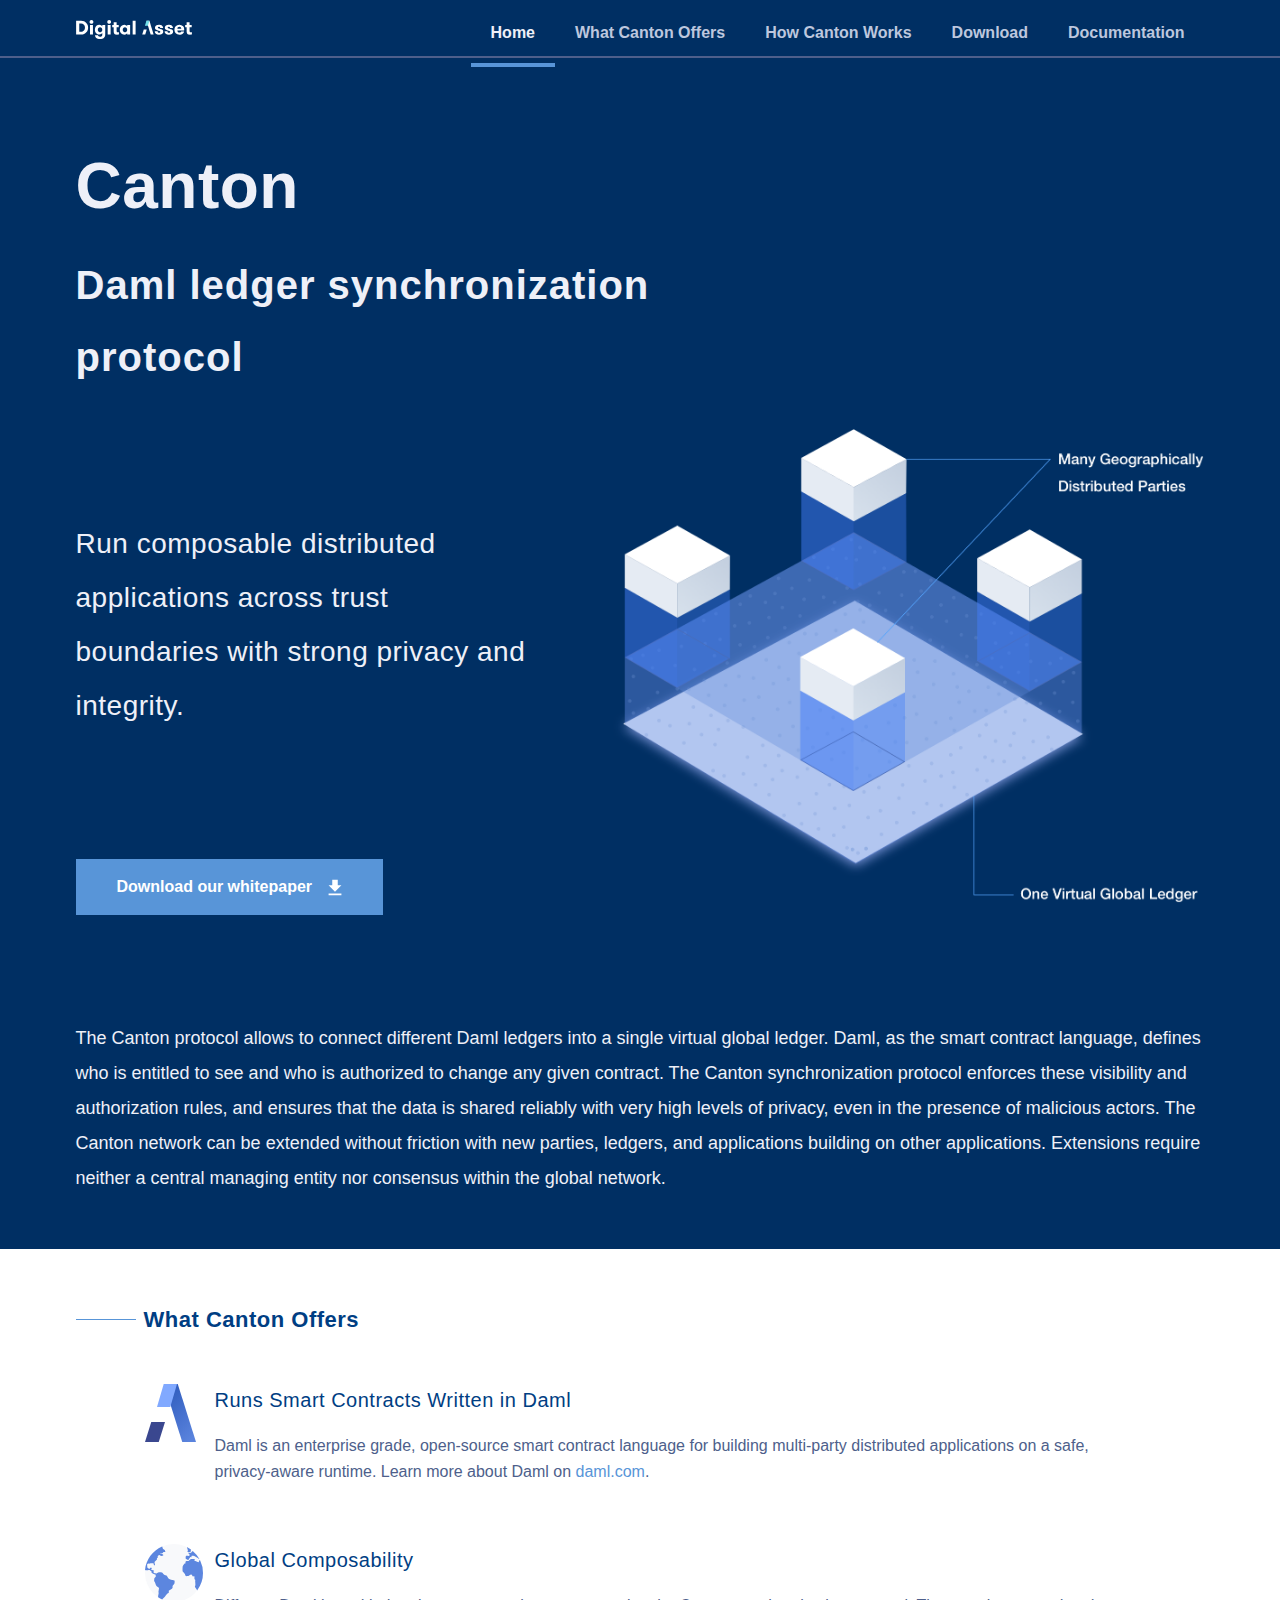
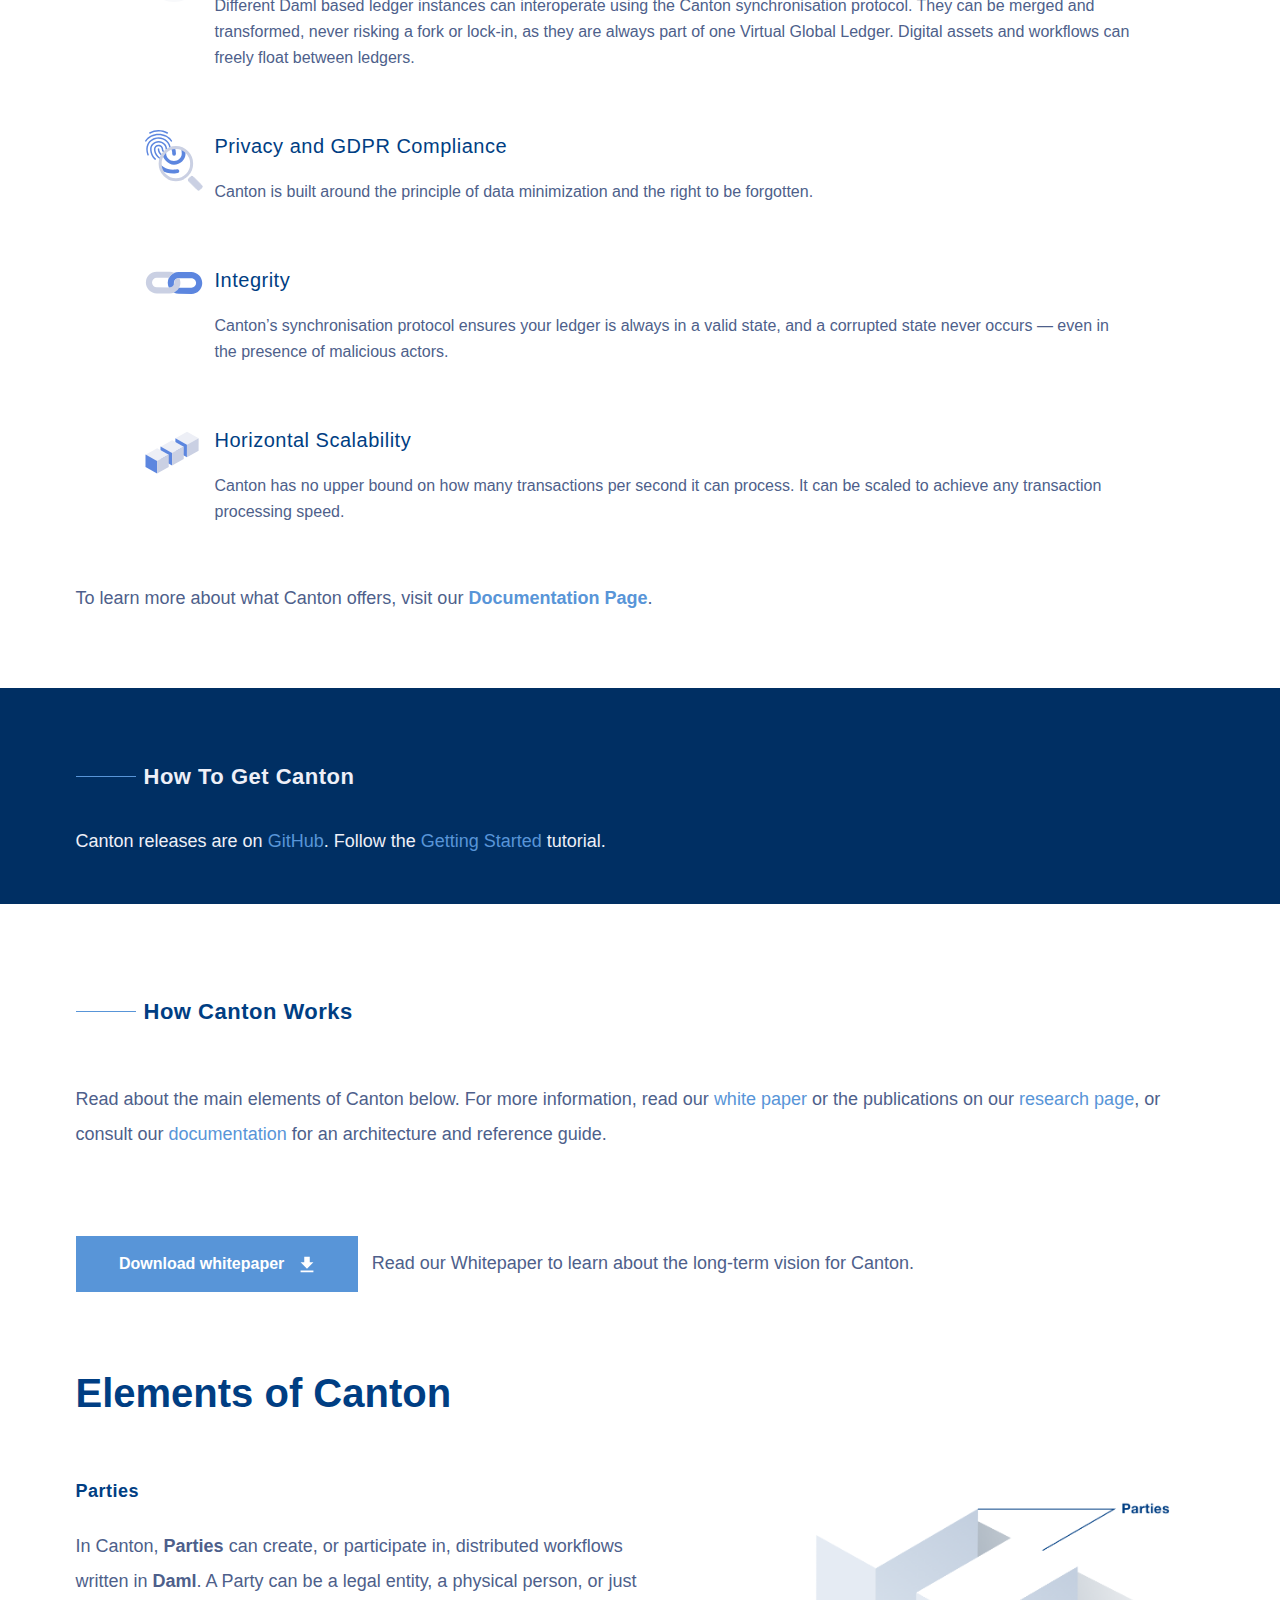
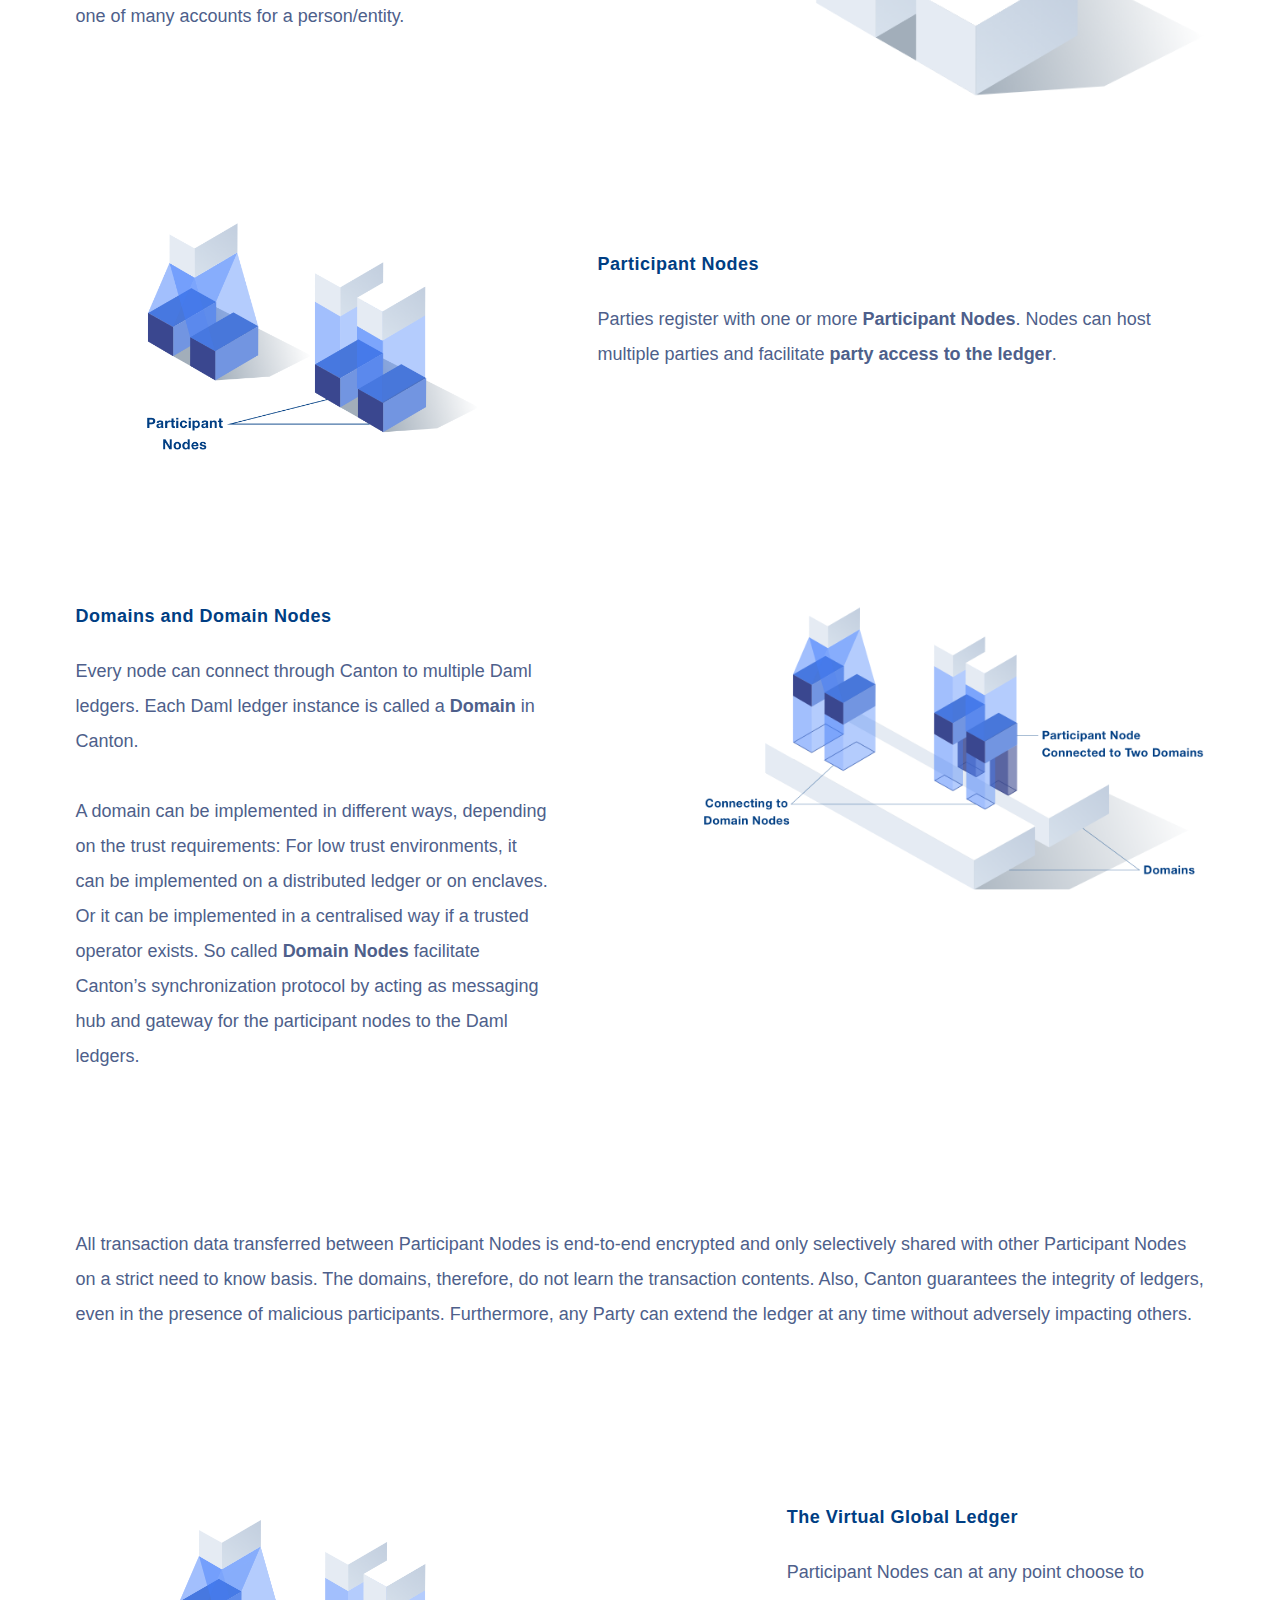
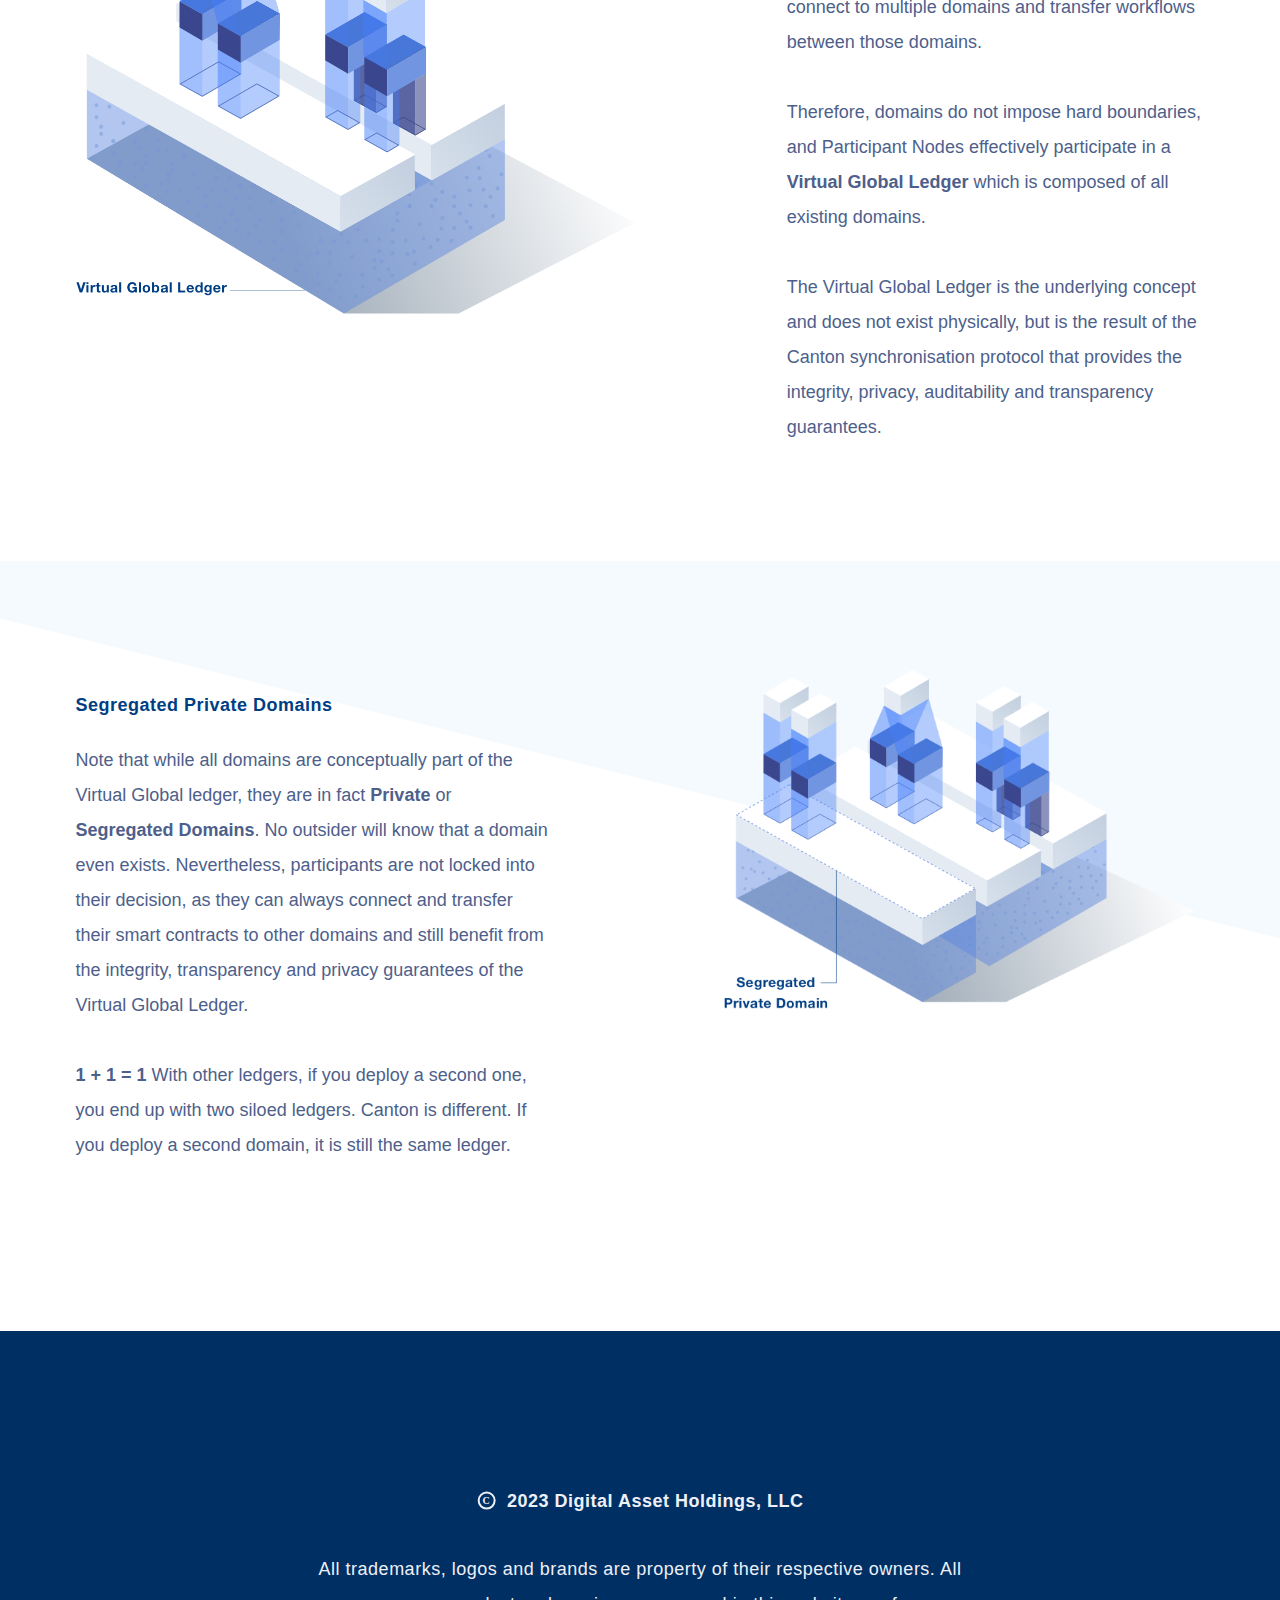
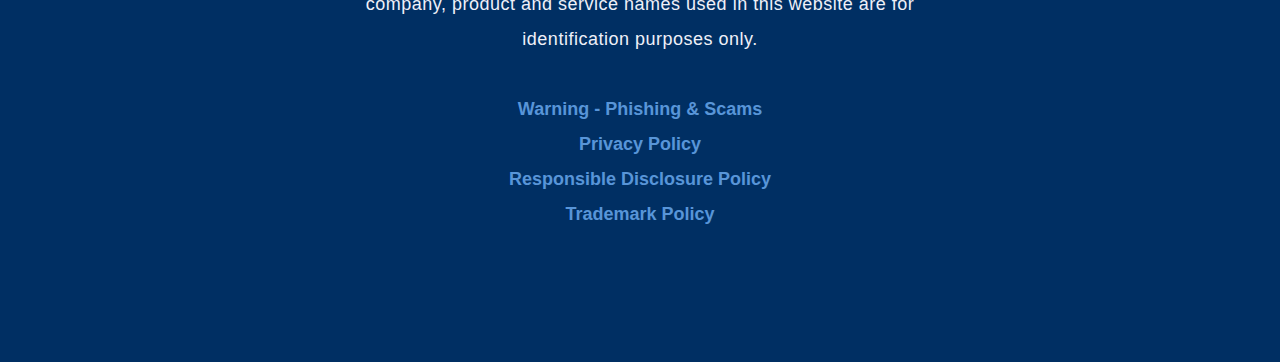
<file: index.html>
<!DOCTYPE html>
<html lang="en">
<head>
	<meta charset="utf-8">
	<meta http-equiv="x-ua-compatible" content="ie=edge">
	<meta name="viewport" content="width=device-width, initial-scale=1.0">
	<meta name="robots" content="all">
	<meta name="description" content="Welcome to Canton, the Daml ledger synchronization protocol, to run composable distributed applications across trust boundaries with strong privacy and integrity.">
	<meta name="keywords" content="Distributed Ledger, Technology, Digital Asset, DLT, privacy, fintech, blockchain, protocol, Daml, GDPR, Interoperability, Scalability, Integrity">
	<link media="all" rel="stylesheet" href="css/main.css">
	<script src="js/jquery-3.4.1.min.js" defer></script>
	<script>window.jQuery || document.write('<script src="js/jquery-3.4.1.min.js" defer><\/script>')</script>
	<script src="js/jquery.main.js" defer></script>
	<script src="js/download.js" defer></script>
</head>
<body>
	<div id="wrapper">
		<div class="top-container">
			<header class="header">
				<div class="container">
					<div class="header-holder">
						<strong class="logo">
							<a href="#"><img src="images/Digital Asset Logo White w_ Accent Blue.svg" alt="Canton"></a>
						</strong>
						<div class="nav-drop">
							<div class="nav-area">
								<ul class="menu base-ul">
									<li class="active"><a href="#">Home</a></li>
									<li><a href="#section01" class="smooth">What Canton Offers</a></li>
									<li><a href="#section03" class="smooth">How Canton Works</a></li>
									<li><a href="https://github.com/digital-asset/canton/releases">Download</a></li>
									<li><a href="https://docs.daml.com/canton/about.html">Documentation</a></li>
								</ul>
							</div>
						</div>
					</div>
					<a href="#" class="menu-opener"></a>
				</div>
			</header>
			<div class="visual-area">
				<div class="container">
					<div class="visual-caption">
						<h1>Canton</h1>
						<strong class="heading">Daml ledger synchronization protocol</strong>
					</div>
					<div class="aboutus-area">
						<div class="aboutus-holder">
							<div class="text-area">
								<strong class="title">Run composable distributed applications across trust boundaries with strong privacy and integrity.</strong>
								<div class="more-info">
									<a href="publications/canton-whitepaper.pdf" onclick="tag_download('whitepaper');" class="btn">Download our whitepaper</a>
								</div>
							</div>
							<div class="image-holder">
							<img src="images/simplified-diagram.png" alt="image-description">
							</div>
						</div>
						<span class="text">
							The Canton protocol allows to connect different Daml ledgers into a single virtual global ledger.
							Daml, as the smart contract language, defines who is entitled to see and who is authorized to change any given contract.
							The Canton synchronization protocol enforces these visibility and authorization rules, and ensures that the data is shared reliably with very high levels of privacy, even in the presence of malicious actors.
							The Canton network can be extended without friction with new parties, ledgers, and applications building on other applications. Extensions require neither a central managing entity nor consensus within the global network.
						</span>
					</div>
				</div>
			</div>
		</div>
		<main class="main">
			<div class="container">
				<div class="offer-area" id="section01">
					<h2>What Canton Offers</h2>
					<ul class="offer-list base-ul">
						<li>
							<div class="icon-holder">
								<a href="https://daml.com/" target="_blank"><img src="images/dml.svg" alt="dml"></a>
							</div>
							<div class="description">
								<strong class="title">Runs Smart Contracts Written in Daml</strong>
								<p>Daml is an enterprise grade, open-source smart contract language for building multi-party distributed applications on a safe, privacy-aware runtime. Learn more about Daml on <a href="http://daml.com" target="_blank">daml.com</a>.</p>
							</div>
						</li>
						<li>
							<div class="icon-holder">
								<a href="publications/canton-whitepaper.pdf#page=11" onclick="tag_download('whitepaper');" target="_blank"><img src="images/global.svg" alt="global"></a>
							</div>
							<div class="description">
								<strong class="title">Global Composability</strong>
								<p>Different Daml based ledger instances can interoperate using the Canton synchronisation protocol. They can be merged and transformed, never risking a fork or lock-in, as they are always part of one Virtual Global Ledger. Digital assets and workflows can freely float between ledgers.</p>
							</div>
						</li>
						<li>
							<div class="icon-holder">
								<a href="https://docs.daml.com/concepts/ledger-model/ledger-privacy.html" target="_blank"><img src="images/privacy.svg" alt="privacy"></a>
							</div>
							<div class="description">
								<strong class="title">Privacy and GDPR Compliance</strong>
								<p>Canton is built around the principle of data minimization and the right to be forgotten.</p>
							</div>
						</li>
						<li>
							<div class="icon-holder">
								<a href="https://docs.daml.com/concepts/ledger-model/ledger-integrity.html" target="_blank"><img src="images/integrity.svg" alt="Integrity"></a>
							</div>
							<div class="description">
								<strong class="title">Integrity</strong>
								<p>Canton’s synchronisation protocol ensures your ledger is always in a valid state, and a corrupted state never occurs — even in the presence of malicious actors.</p>
							</div>
						</li>
						<li>
							<div class="icon-holder">
								<a href="publications/canton-whitepaper.pdf#page=13" onclick="tag_download('whitepaper');" target="_blank"><img src="images/scalability.svg" alt="Horizontal Scalability"></a>
							</div>
							<div class="description">
								<strong class="title">Horizontal Scalability</strong>
								<p>Canton has no upper bound on how many transactions per second it can process. It can be scaled to achieve any transaction processing speed.</p>
							</div>
						</li>
					</ul>
					<span class="text">To learn more about what Canton offers, visit our <a href="https://docs.daml.com/canton/about.html" target="_blank">Documentation Page</a>.</span>
				</div>
				<div class="contact-area" id="section02">
					<div class="heading-area">
						<h2>How To Get Canton</h2>
						<p>Canton releases are on <a href="https://github.com/digital-asset/canton/releases">GitHub</a>.
							Follow the <a href="https://docs.daml.com/canton/tutorials/getting_started.html">Getting Started</a> tutorial.
						</p>
					</div>
				</div>
			</div>
			<div class="article-area" id="section03">
				<div class="container">
					<h2>How Canton Works</h2>
					<div class="more-info">
						<span class="text">Read about the main elements of Canton below.
							For more information, read our <a href="publications/canton-whitepaper.pdf" onclick="tag_download('whitepaper');">white paper</a> or the publications on our <a href="https://docs.daml.com/canton/architecture/research.html">research page</a>, or consult our <a href="https://docs.daml.com/canton/about.html">documentation</a> for an architecture and reference guide.
						</span>
					</div>
					<div class="more-info">
						<a href="publications/canton-whitepaper.pdf" onclick="tag_download('whitepaper');" class="btn btn2">Download whitepaper</a>
						<span class="more">Read our Whitepaper to learn about the long-term vision for Canton.</span>
					</div>
					<h3 id="elementsofcanton">Elements of Canton</h3>
				</div>
				<div class="article-holder">
					<div class="container">
						<article class="article">
							<div class="image-holder">
								<img src="images/parties.png" alt="parties">
							</div>
							<div class="description">
								<strong class="title">Parties</strong>
								<p>In Canton, <a href="https://docs.daml.com/daml/intro/6_Parties.html">Parties</a> can create, or participate in, distributed workflows written in <a href="http://daml.com">Daml</a>. A Party can be a legal entity, a physical person, or just one of many accounts for a person/entity.</p>
							</div>
						</article>
						<article class="article">
							<div class="image-holder">
								<img src="images/participant-nodes.png" alt="parties">
							</div>
							<div class="description">
								<strong class="title">Participant Nodes</strong>
								<p>Parties register with one or more <a href="https://docs.daml.com/canton/architecture/requirements/requirements.html">Participant Nodes</a>. Nodes can host multiple parties and facilitate <a href="https://docs.daml.com/app-dev/index.html">party access to the ledger</a>.</p>
							</div>
						</article>
						<article class="article">
							<div class="image-holder">
								<img src="images/domains-domain.png" alt="domains">
							</div>
							<div class="description">
								<strong class="title">Domains and Domain Nodes</strong>
								<p>Every node can connect through Canton to multiple Daml ledgers. Each Daml ledger instance is called a <a href="https://docs.daml.com/canton/architecture/overview.html#domain-entities">Domain</a> in Canton.</p>
								<p>A domain can be implemented in different ways, depending on the trust requirements: For low trust environments, it can be implemented on a distributed ledger or on enclaves. Or it can be implemented in a centralised way if a trusted operator exists.
									So called <a href="https://docs.daml.com/canton/architecture/overview.html#domain-entities">Domain Nodes</a> facilitate
									Canton’s synchronization protocol by acting as messaging hub and gateway for the participant nodes to the Daml ledgers.</p>
							</div>
						</article>
						<div class="article-text">
							<p>All transaction data transferred between Participant Nodes is end-to-end encrypted and only selectively shared with other Participant Nodes on a strict need to know basis. The domains, therefore, do not learn the transaction contents. Also, Canton guarantees the integrity of ledgers, even in the presence of malicious participants. Furthermore, any Party can extend the ledger at any time without adversely impacting others. </p>
						</div>
					</div>
				</div>
				<div class="article-holder style01">
					<div class="container">
						<article class="article">
							<div class="image-holder">
								<img src="images/virtual-globalLedger.png" alt="virtual">
							</div>
							<div class="description">
								<strong class="title">The Virtual Global Ledger</strong>
								<p>Participant Nodes can at any point choose to connect to multiple domains and transfer workflows between those domains.</p>
								<p>Therefore, domains do not impose hard boundaries, and Participant Nodes effectively participate in a <a href="https://docs.daml.com/canton/architecture/requirements/requirements.html#functional-requirements">Virtual Global Ledger</a> which is composed of all existing domains.</p>
								<p>The Virtual Global Ledger is the underlying concept and does not exist physically, but is the result of the Canton synchronisation protocol that provides the integrity, privacy, auditability and transparency guarantees.</p>
							</div>
						</article>
						<article class="article">
							<div class="image-holder">
								<img src="images/segregrated-private.png" alt="Segregated">
							</div>
							<div class="description">
								<strong class="title">Segregated Private Domains</strong>
								<p>Note that while all domains are conceptually part of the Virtual Global ledger, they are in fact <b>Private</b> or <b>Segregated Domains</b>. No outsider will know that a domain even exists. Nevertheless, participants are not locked into their decision, as they can always connect and transfer their smart contracts to other domains and still benefit from the integrity, transparency and privacy guarantees of the Virtual Global Ledger.</p>
								<p><b>1 + 1 = 1</b> With other ledgers, if you deploy a second one, you end up with two siloed ledgers. Canton is different. If you deploy a second domain, it is still the same ledger.</p>
							</div>
						</article>
					</div>
				</div>
			</div>
		</main>
		<footer class="footer">
			<div class="container">
				<div class="footer-holder">
					<span class="copyight">
						<a href="https://www.digitalasset.com"><img src="images/copyright.svg" alt="copyright"> 2023 Digital Asset Holdings, LLC</a>
					</span>
					<p>All trademarks, logos and brands are property of their respective owners. All company, product and service names used in this website are for identification purposes only. </p>
					<ul class="terms-list base-ul">
                        <li><a href="https://hub.digitalasset.com/phishing-warning">Warning - Phishing &amp; Scams</a></li>
						<li><a href="https://hub.digitalasset.com/privacy-policy">Privacy Policy</a></li>
						<li><a href="https://hub.digitalasset.com/responsible-disclosure/">Responsible Disclosure Policy</a></li>
						<li><a href="https://hub.digitalasset.com/trademark-policy">Trademark Policy</a></li>
					</ul>
				</div>
			</div>
		</footer>
	</div>
	<!-- Start of HubSpot Embed Code -->
	<script type="text/javascript" id="hs-script-loader" async defer src="https://js.hs-scripts.com/5388578.js"></script>
	<!-- End of HubSpot Embed Code -->
	<!-- Global site tag (gtag.js) - Google Analytics -->
	<script async src="https://www.googletagmanager.com/gtag/js?id=UA-64532708-4"></script>
	<script>
		window.dataLayer = window.dataLayer || [];
		function gtag(){dataLayer.push(arguments);}
		gtag('js', new Date());
		gtag('config', 'UA-64532708-4');
	</script>
</body>
</html>
</file>
<file: css/main.css>
/*! normalize.css v3.0.3 | MIT License | github.com/necolas/normalize.css */

/**
 * 1. Set default font family to sans-serif.
 * 2. Prevent iOS and IE text size adjust after device orientation change,
 *    without disabling user zoom.
 */

html {
	font-family: sans-serif; /* 1 */
	-ms-text-size-adjust: 100%; /* 2 */
	-webkit-text-size-adjust: 100%; /* 2 */
}

/**
 * Remove default margin.
 */

body {
	margin: 0;
}

/* HTML5 display definitions
	 ========================================================================== */

/**
 * Correct `block` display not defined for any HTML5 element in IE 8/9.
 * Correct `block` display not defined for `details` or `summary` in IE 10/11
 * and Firefox.
 * Correct `block` display not defined for `main` in IE 11.
 */

article,
aside,
details,
figcaption,
figure,
footer,
header,
hgroup,
main,
menu,
nav,
section,
summary {
	display: block;
}

/**
 * 1. Correct `inline-block` display not defined in IE 8/9.
 * 2. Normalize vertical alignment of `progress` in Chrome, Firefox, and Opera.
 */

audio,
canvas,
progress,
video {
	display: inline-block; /* 1 */
	vertical-align: baseline; /* 2 */
}

/**
 * Prevent modern browsers from displaying `audio` without controls.
 * Remove excess height in iOS 5 devices.
 */

audio:not([controls]) {
	display: none;
	height: 0;
}

/**
 * Address `[hidden]` styling not present in IE 8/9/10.
 * Hide the `template` element in IE 8/9/10/11, Safari, and Firefox < 22.
 */

[hidden],
template {
	display: none;
}

/* Links
	 ========================================================================== */

/**
 * Remove the gray background color from active links in IE 10.
 */

a {
	background-color: transparent;
}

/**
 * Improve readability of focused elements when they are also in an
 * active/hover state.
 */

a:active,
a:hover {
	outline: 0;
}

/* Text-level semantics
	 ========================================================================== */

/**
 * Address styling not present in IE 8/9/10/11, Safari, and Chrome.
 */

abbr[title] {
	border-bottom: 1px dotted;
}

/**
 * Address style set to `bolder` in Firefox 4+, Safari, and Chrome.
 */

b,
strong {
	font-weight: bold;
}

/**
 * Address styling not present in Safari and Chrome.
 */

dfn {
	font-style: italic;
}

/**
 * Address variable `h1` font-size and margin within `section` and `article`
 * contexts in Firefox 4+, Safari, and Chrome.
 */

h1 {
	font-size: 2em;
	margin: .67em 0;
}

/**
 * Address styling not present in IE 8/9.
 */

mark {
	background: #ff0;
	color: #000;
}

/**
 * Address inconsistent and variable font size in all browsers.
 */

small {
	font-size: 80%;
}

/**
 * Prevent `sub` and `sup` affecting `line-height` in all browsers.
 */

sub,
sup {
	font-size: 75%;
	line-height: 0;
	position: relative;
	vertical-align: baseline;
}

sup {
	top: -.5em;
}

sub {
	bottom: -.25em;
}

/* Embedded content
	 ========================================================================== */

/**
 * Remove border when inside `a` element in IE 8/9/10.
 */

img {
	border: 0;
}

/**
 * Correct overflow not hidden in IE 9/10/11.
 */

svg:not(:root) {
	overflow: hidden;
}

/* Grouping content
	 ========================================================================== */

/**
 * Address margin not present in IE 8/9 and Safari.
 */

figure {
	margin: 1em 40px;
}

/**
 * Address differences between Firefox and other browsers.
 */

hr {
	box-sizing: content-box;
	height: 0;
}

/**
 * Contain overflow in all browsers.
 */

pre {
	overflow: auto;
}

/**
 * Address odd `em`-unit font size rendering in all browsers.
 */

code,
kbd,
pre,
samp {
	font-family: monospace, monospace;
	font-size: 1em;
}

/* Forms
	 ========================================================================== */

/**
 * Known limitation: by default, Chrome and Safari on OS X allow very limited
 * styling of `select`, unless a `border` property is set.
 */

/**
 * 1. Correct color not being inherited.
 *    Known issue: affects color of disabled elements.
 * 2. Correct font properties not being inherited.
 * 3. Address margins set differently in Firefox 4+, Safari, and Chrome.
 */

button,
input,
optgroup,
select,
textarea {
	color: inherit; /* 1 */
	font: inherit; /* 2 */
	margin: 0; /* 3 */
}

/**
 * Address `overflow` set to `hidden` in IE 8/9/10/11.
 */

button {
	overflow: visible;
}

/**
 * Address inconsistent `text-transform` inheritance for `button` and `select`.
 * All other form control elements do not inherit `text-transform` values.
 * Correct `button` style inheritance in Firefox, IE 8/9/10/11, and Opera.
 * Correct `select` style inheritance in Firefox.
 */

button,
select {
	text-transform: none;
}

/**
 * 1. Avoid the WebKit bug in Android 4.0.* where (2) destroys native `audio`
 *    and `video` controls.
 * 2. Correct inability to style clickable `input` types in iOS.
 * 3. Improve usability and consistency of cursor style between image-type
 *    `input` and others.
 */

button,
html input[type="button"],
input[type="reset"],
input[type="submit"] {
	-webkit-appearance: button; /* 2 */
	cursor: pointer; /* 3 */
}

/**
 * Re-set default cursor for disabled elements.
 */

button[disabled],
html input[disabled] {
	cursor: default;
}

/**
 * Remove inner padding and border in Firefox 4+.
 */

button::-moz-focus-inner,
input::-moz-focus-inner {
	border: 0;
	padding: 0;
}

/**
 * Address Firefox 4+ setting `line-height` on `input` using `!important` in
 * the UA stylesheet.
 */

input {
	line-height: normal;
}

/**
 * It's recommended that you don't attempt to style these elements.
 * Firefox's implementation doesn't respect box-sizing, padding, or width.
 *
 * 1. Address box sizing set to `content-box` in IE 8/9/10.
 * 2. Remove excess padding in IE 8/9/10.
 */

input[type="checkbox"],
input[type="radio"] {
	box-sizing: border-box; /* 1 */
	padding: 0; /* 2 */
}

/**
 * Fix the cursor style for Chrome's increment/decrement buttons. For certain
 * `font-size` values of the `input`, it causes the cursor style of the
 * decrement button to change from `default` to `text`.
 */

input[type="number"]::-webkit-inner-spin-button,
input[type="number"]::-webkit-outer-spin-button {
	height: auto;
}

/**
 * 1. Address `appearance` set to `searchfield` in Safari and Chrome.
 * 2. Address `box-sizing` set to `border-box` in Safari and Chrome.
 */

input[type="search"] {
	-webkit-appearance: textfield; /* 1 */
	box-sizing: content-box; /* 2 */
}

/**
 * Remove inner padding and search cancel button in Safari and Chrome on OS X.
 * Safari (but not Chrome) clips the cancel button when the search input has
 * padding (and `textfield` appearance).
 */

input[type="search"]::-webkit-search-cancel-button,
input[type="search"]::-webkit-search-decoration {
	-webkit-appearance: none;
}

/**
 * Define consistent border, margin, and padding.
 */

fieldset {
	border: 1px solid #c0c0c0;
	margin: 0 2px;
	padding: .35em .625em .75em;
}

/**
 * 1. Correct `color` not being inherited in IE 8/9/10/11.
 * 2. Remove padding so people aren't caught out if they zero out fieldsets.
 */

legend {
	border: 0; /* 1 */
	padding: 0; /* 2 */
}

/**
 * Remove default vertical scrollbar in IE 8/9/10/11.
 */

textarea {
	overflow: auto;
}

/**
 * Don't inherit the `font-weight` (applied by a rule above).
 * NOTE: the default cannot safely be changed in Chrome and Safari on OS X.
 */

optgroup {
	font-weight: bold;
}

/* Tables
	 ========================================================================== */

/**
 * Remove most spacing between table cells.
 */

table {
	border-collapse: collapse;
	border-spacing: 0;
}

td,
th {
	padding: 0;
}

.clearfix:after {
	content: "";
	display: block;
	clear: both;
}

.ellipsis {
	white-space: nowrap; /* 1 */
	text-overflow: ellipsis; /* 2 */
	overflow: hidden;
}

html {
	box-sizing: border-box;
}

*,
*:before,
*:after {
	box-sizing: inherit;
}

* {
	max-height: 1000000px;
}

body {
	color: #4E5F8B;
	background: #fff;
	font: 16px/1.2 "Helvetica Neue", "Arial",  sans-serif;
	min-width: 320px;
	-webkit-font-smoothing: antialiased;
	-moz-osx-font-smoothing: grayscale;
}

img {
	max-width: 100%;
	height: auto;
	vertical-align: top;
}

.gm-style img {
	max-width: none;
}

h1,
.h1,
h2,
.h2,
h3,
.h3,
h4,
.h4,
h5,
.h5,
h6,
.h6,
.h {
	font-family: inherit;
	font-weight: bold;
	margin: 0 0 .5em;
	color: inherit;
}

h1,
.h1 {
	font-size: 30px;
}

h2,
.h2 {
	font-size: 27px;
}

h3,
.h3 {
	font-size: 24px;
}

h4,
.h4 {
	font-size: 21px;
}

h5,
.h5 {
	font-size: 17px;
}

h6,
.h6 {
	font-size: 15px;
}

p {
	margin: 0 0 1em;
}

a {
	text-decoration: none;
	color: #5895D8;
}

a:hover,
a:focus {
	text-decoration: none;
}

form,
fieldset {
	margin: 0;
	padding: 0;
	border-style: none;
}

input[type="text"],
input[type="tel"],
input[type="email"],
input[type="search"],
input[type="password"],
textarea {
	-webkit-appearance: none;
	-webkit-border-radius: 0;
	box-sizing: border-box;
	border: 1px solid #999;
	padding: .4em .7em;
}

input[type="text"]:focus,
input[type="tel"]:focus,
input[type="email"]:focus,
input[type="search"]:focus,
input[type="password"]:focus,
textarea:focus {
	border-color: #000;
}

input[type="text"] ::-webkit-input-placeholder,
input[type="tel"] ::-webkit-input-placeholder,
input[type="email"] ::-webkit-input-placeholder,
input[type="search"] ::-webkit-input-placeholder,
input[type="password"] ::-webkit-input-placeholder,
textarea ::-webkit-input-placeholder {
	color: #999;
}

input[type="text"] ::-moz-placeholder,
input[type="tel"] ::-moz-placeholder,
input[type="email"] ::-moz-placeholder,
input[type="search"] ::-moz-placeholder,
input[type="password"] ::-moz-placeholder,
textarea ::-moz-placeholder {
	opacity: 1;
	color: #999;
}

input[type="text"] :-moz-placeholder,
input[type="tel"] :-moz-placeholder,
input[type="email"] :-moz-placeholder,
input[type="search"] :-moz-placeholder,
input[type="password"] :-moz-placeholder,
textarea :-moz-placeholder {
	color: #999;
}

input[type="text"] :-ms-input-placeholder,
input[type="tel"] :-ms-input-placeholder,
input[type="email"] :-ms-input-placeholder,
input[type="search"] :-ms-input-placeholder,
input[type="password"] :-ms-input-placeholder,
textarea :-ms-input-placeholder {
	color: #999;
}

input[type="text"] .placeholder,
input[type="tel"] .placeholder,
input[type="email"] .placeholder,
input[type="search"] .placeholder,
input[type="password"] .placeholder,
textarea .placeholder {
	color: #999;
}

select {
	-webkit-border-radius: 0;
}

textarea {
	resize: vertical;
	vertical-align: top;
}

button,
input[type="button"],
input[type="reset"],
input[type="file"],
input[type="submit"] {
	-webkit-appearance: none;
	-webkit-border-radius: 0;
	cursor: pointer;
}

body {
	font-size: 22px;
	line-height: 35px;
}

@font-face {
	font-family: walsheim;
	src: url("../fonts/gt-walsheim-pro-trial-thin-webfont.woff") format("woff"), url("../fonts/gt-walsheim-pro-trial-thin-webfont.woff2") format("woff2");
	font-weight: 100;
	font-style: normal;
}

@font-face {
	font-family: walsheim;
	src: url("../fonts/gt-walsheim-pro-trial-ultra-light-webfont.woff") format("woff"), url("../fonts/gt-walsheim-pro-trial-ultra-light-webfont.woff2") format("woff2");
	font-weight: 200;
	font-style: normal;
}

@font-face {
	font-family: walsheim;
	src: url("../fonts/gt-walsheim-pro-trial-light-webfont.woff") format("woff"), url("../fonts/gt-walsheim-pro-trial-light-webfont.woff2") format("woff2");
	font-weight: 300;
	font-style: normal;
}

@font-face {
	font-family: walsheim;
	src: url("../fonts/gt-walsheim-pro-trial-regular-webfont.woff") format("woff"), url("../fonts/gt-walsheim-pro-trial-regular-webfont.woff2") format("woff2");
	font-weight: 400;
	font-style: normal;
}

@font-face {
	font-family: walsheim;
	src: url("../fonts/gt-walsheim-pro-trial-medium-webfont.woff") format("woff"), url("../fonts/gt-walsheim-pro-trial-medium-webfont.woff2") format("woff2");
	font-weight: 500;
	font-style: normal;
}

@font-face {
	font-family: walsheim;
	src: url("../fonts/gt-walsheim-pro-trial-bold-webfont.woff") format("woff"), url("../fonts/gt-walsheim-pro-trial-bold-webfont.woff2") format("woff2");
	font-weight: 700;
	font-style: normal;
}

@font-face {
	font-family: walsheim;
	src: url("../fonts/gt-walsheim-pro-trial-black-webfont.woff") format("woff"), url("../fonts/gt-walsheim-pro-trial-black-webfont.woff2") format("woff2");
	font-weight: 800;
	font-style: normal;
}

@font-face {
	font-family: walsheim;
	src: url("../fonts/gt-walsheim-pro-trial-ultra-bold-webfont.woff") format("woff"), url("../fonts/gt-walsheim-pro-trial-ultra-bold-webfont.woff2") format("woff2");
	font-weight: 900;
	font-style: normal;
}

#wrapper {
	position: relative;
	overflow: hidden;
	width: 100%;
}

a {
	-webkit-transition: all .4s ease;
	transition: all .4s ease;
}

.base-ul {
	margin: 0;
	padding: 0;
	list-style: none;
}

.container {
	position: relative;
	margin: 0 auto;
	max-width: 1316px;
	padding: 0 60px;
}

.top-container {
	position: relative;
}

.top-container:before {
	background: #002F63;
	content: "";
	position: absolute;
	left: -60px;
	right: -150px;
	top: -250px;
	bottom: 82px;
}

.header {
	position: relative;
	padding: 32px 0 26px;
	border-bottom: 2px solid #4E5F8B;
}

.header-holder {
	display: -webkit-box;
	display: -ms-flexbox;
	display: flex;
	-ms-flex-wrap: wrap;
	flex-wrap: wrap;
	-webkit-box-align: center;
	-ms-flex-align: center;
	align-items: center;
	-webkit-box-pack: justify;
	-ms-flex-pack: justify;
	justify-content: space-between;
}

.logo {
	position: relative;
	display: block;
	width: 122px;
}

.logo a {
	display: block;
}

.logo img {
	display: block;
	width: 100%;
	height: auto;
}

.menu-opener {
	width: 25px;
	height: 19px;
	position: absolute;
	left: 2.7%;
	top: 31px;
	border-top: 3px solid #EEF0F8;
	-webkit-transition: all .4s ease;
	transition: all .4s ease;
	display: none;
}

.menu-active .menu-opener {
	border-top: none;
}

.menu-opener:after,
.menu-opener:before {
	width: 25px;
	height: 3px;
	-webkit-transition: all .4s ease;
	transition: all .4s ease;
	content: "";
	background: #EEF0F8;
	position: absolute;
	left: 0;
	top: 4px;
}

.menu-active .menu-opener:after,
.menu-active .menu-opener:before {
	-webkit-transform: rotate(45deg);
	-ms-transform: rotate(45deg);
	transform: rotate(45deg);
}

.menu-opener:after {
	top: 11px;
}

.menu-active .menu-opener:after {
	-webkit-transform: rotate(-45deg);
	-ms-transform: rotate(-45deg);
	transform: rotate(-45deg);
	top: 4px;
}

.nav-drop {
	position: relative;
}

.nav-area {
	position: relative;
}

.menu {
	font-size: 18px;
	line-height: 22px;
	font-weight: 700;
	position: relative;
	display: -webkit-box;
	display: -ms-flexbox;
	display: flex;
	-ms-flex-wrap: wrap;
	flex-wrap: wrap;
	-webkit-box-align: center;
	-ms-flex-align: center;
	align-items: center;
	margin: 3px 0 0;
}

.menu li {
	position: relative;
	padding: 0 30px;
}

.menu li:before {
	content: "";
	position: absolute;
	left: 0;
	right: 0;
	bottom: -40px;
	background: #5895D8;
	height: 4px;
	-webkit-transition: all .4s ease;
	transition: all .4s ease;
	opacity: 0;
	visibility: hidden;
}

.menu li.active:before {
	opacity: 1;
	visibility: visible;
}

.menu li.active a {
	color: #EEF0F8;
}

.menu a {
	color: #BDC7DE;
}

.menu a:hover {
	color: #fff;
}

.visual-area {
	position: relative;
	padding: 73px 0 0;
}

.visual-area .visual-caption {
	position: relative;
	max-width: 870px;
	padding: 0 0 16px;
}

.visual-area h1 {
	font-size: 82px;
	line-height: 1;
	font-weight: 700;
	color: #EEF0F8;
	letter-spacing: 0.5px;
	margin: 0 0 36px;
}

.visual-area .heading {
	font-size: 52px;
	line-height: 72px;
	color: #EEF0F8;
	letter-spacing: 1px;
	font-weight: 700;
	display: block;
}

.main {
	position: relative;
}

.submitted-message {
	margin: 30px;
}

.aboutus-area {
	position: relative;
	padding: 0 0 147px;
}

.aboutus-area .text {
	display: block;
	color: #EEF0F8;
}

.aboutus-holder {
	position: relative;
	display: -webkit-box;
	display: -ms-flexbox;
	display: flex;
	-ms-flex-wrap: wrap;
	flex-wrap: wrap;
	-webkit-box-align: start;
	-ms-flex-align: start;
	align-items: flex-start;
	-webkit-box-pack: justify;
	-ms-flex-pack: justify;
	justify-content: space-between;
	margin: 0 0 93px;
}

.aboutus-holder .text-area {
	position: relative;
	padding: 102px 0 0;
	width: 39%;
}

.aboutus-holder .title {
	font-size: 36px;
	line-height: 57px;
	font-weight: 500;
	display: block;
	color: #EEF0F8;
	margin: 0 0 32.2%;
	letter-spacing: 0.5px;
}

.aboutus-holder .image-holder {
	position: relative;
	width: 54.6%;
}

.aboutus-holder .image-holder img {
	display: block;
	width: 100%;
	height: auto;
}

.aboutus-holder .more-info .more {
	color: #EEF0F8;
}

.more-info {
	position: relative;
	display: -webkit-box;
	display: -ms-flexbox;
	display: flex;
	-webkit-box-align: center;
	-ms-flex-align: center;
	align-items: center;
}

.more-info .more {
	display: inline-block;
	vertical-align: middle;
	position: relative;
	padding: 0 0 0 24px;
}

.more-info .more a {
	display: inline-block;
	vertical-align: middle;
	font-size: 22px;
	line-height: 30px;
	position: relative;
	color: #EEF0F8;
}

.more-info .more a:hover {
	color: #608ad8;
}

.more-info .more .color {
	color: #5895D8;
}

.btn.btn2 {
	width: 25%
}

.btn, .hs-button {
	font-size: 16px;
	line-height: 20px;
	font-weight: 700;
	color: #fff;
	position: relative;
	text-align: center;
	background: #5895D8;
	padding: 18px 43px 16px;
}

.btn:after, .hs-button:after {
	display: inline-block;
	vertical-align: top;
	width: 18px;
	height: 22px;
	content: "";
	background: url(../images/download.svg) no-repeat;
	background-size: cover;
	margin: 0 0 0 12px;
}

.btn:hover, .hs-button:hover {
	background: #2786EE;
}

h2 {
	position: relative;
	padding: 0 0 0 68px;
	font-size: 22px;
	margin: 0 0 33px;
	letter-spacing: 0.5px;
}

h2:before {
	content: "";
	background: #5895D8;
	position: absolute;
	left: 0;
	top: 17px;
	width: 60px;
	height: 1px;
}

.offer-area {
	position: relative;
	padding: 0 0 76px;
}

.offer-area h2 {
	color: #003E83;
	letter-spacing: 0.5px;
}

.offer-area h2:before {
	background: #5895D8;
}

.offer-area .text {
	display: block;
}

.offer-area .text a {
	font-weight: 700;
}

.offer-area .text a:hover {
	opacity: .8;
}

.offer-list {
	position: relative;
	padding: 0 65px 12px;
}

.offer-list li {
	position: relative;
	margin: 0 0 42px;
	display: -webkit-box;
	display: -ms-flexbox;
	display: flex;
	-ms-flex-wrap: wrap;
	flex-wrap: wrap;
	-webkit-box-align: start;
	-ms-flex-align: start;
	align-items: flex-start;
}

.offer-list li:nth-child(4) .icon-holder {
	margin: 23px 0 0;
}

.offer-list li:nth-child(5) .icon-holder {
	margin: 23px 0 0;
}

.offer-list .icon-holder {
	position: relative;
	width: 85px;
}

.offer-list .icon-holder a {
	display: block;
}

.offer-list .icon-holder a:hover {
	opacity: .8;
}

.offer-list .icon-holder img {
	display: block;
}

.offer-list .description {
	font-size: 18px;
	line-height: 26px;
	position: relative;
	width: calc(100% - 85px);
	padding: 20px 0 0;
	color: #4E5F8B;
}

.offer-list .description .title {
	font-size: 20px;
	font-weight: 500;
	display: block;
	margin: 0 0 20px;
	color: #003E83;
	letter-spacing: 0.5px;
}

.offer-list .description p {
	margin: 0;
}

.contact-area {
	position: relative;
}

.heading-area {
	position: relative;
	padding: 71px 0 45px;
	color: #EEF0F8;
}

.heading-area:before {
	content: "";
	background: #002F63;
	position: absolute;
	left: -9999px;
	right: -9999px;
	top: 0;
	bottom: 0;
}

.heading-area p {
	position: relative;
	margin: 0;
}

.heading-area .text {
	position: relative;
	display: block;
}

.heading-area .text a {
	display: inline-block;
	vertical-align: top;
	font-weight: 700;
	color: #5c86df;
}

.heading-area .text a:hover {
	opacity: .8;
}

.form-area, .hs-form {
	position: relative;
	padding: 75px 50px;
}

.form-area .fields-area, .hs-form .form-columns-2 {
	position: relative;
	display: -webkit-box;
	display: -ms-flexbox;
	display: flex;
	-ms-flex-wrap: wrap;
	flex-wrap: wrap;
	-webkit-box-align: start;
	-ms-flex-align: start;
	align-items: flex-start;
	-webkit-box-pack: justify;
	-ms-flex-pack: justify;
	justify-content: space-between;
}

.hs-form .form-columns-2 {
	display: block;
	overflow: hidden;
}

.form-area .form-group, .hs-form .hs-form-field {
	position: relative;
	width: 45.3%;
	height: 52px;
	border-bottom: 2px solid #dfe5f3;
	margin: 0 0 57px;
}

.hs-form .hs-form-field {
	float: right;
}

.hs-form .hs-form-field:first-child {
	float: left;
}

.form-area .form-group label, .hs-form .hs-form-field label {
	font-size: 20px;
	line-height: 26px;
	font-weight: 400;
	position: absolute;
	right: 0;
	-webkit-transition: all .4s ease;
	transition: all .4s ease;
	color: #3a478f;
	font-weight: 700;
	margin: 0;
}

.hs-form .hs-form-field label.hs-error-msg {
	position: static !important;
}

.hs-form .hs-error-msgs {
	margin: 15px 0 0;
}

.form-area .form-group input[type="text"],
.form-area .form-group input[type="email"],
.form-area .form-group input[type="tel"],
.hs-form .hs-form-field input[type="text"],
.hs-form .hs-form-field input[type="email"],
.hs-form .hs-form-field input[type="tel"] {
	font-size: 20px;
	line-height: 26px;
	width: 100%;
	height: 1005;
	outline: none;
	font-weight: 400;
	box-shadow: none;
	border: none;
	background: no-repeat;
	color: #3a478f;
	padding: 0 160px 0 0;
}

.form-area .form-group.parent-active label, .hs-form .hs-form-field.parent-active label {
	font-size: 16px;
	top: -20px;
	text-align: right;
}

.form-area input[type="submit"], .hs-form input[type="submit"] {
	width: 166px;
	height: 57px;
	border: none;
	-webkit-transition: all .4s ease;
	transition: all .4s ease;
	margin: 42px 0 0;
	padding: 10px;
	outline: none;
	box-shadow: none;
	border-radius: 0;
}

.form-area input[type="submit"]:after, .hs-form input[type="submit"]:after {
	display: none;
}

.form-area ::-webkit-input-placeholder, .hs-form ::-webkit-input-placeholder {
	color: #3a478f;
}

.form-area ::-moz-placeholder, .hs-form ::-moz-placeholder {
	opacity: 1;
	color: #3a478f;
}

.form-area :-moz-placeholder, .hs-form :-moz-placeholder {
	color: #3a478f;
}

.form-area :-ms-input-placeholder, .hs-form :-ms-input-placeholder {
	color: #3a478f;
}

.form-area .placeholder, .hs-form .placeholder {
	color: #3a478f;
}

.followus-area {
	position: relative;
}

.followus-area .heading-area {
	padding: 58px 0 132px;
}

.article-area {
	position: relative;
	padding: 124px 0 0;
}

.article-area h2 {
	margin: 0 0 53px;
	color: #003E83;
}

.article-area .more-info {
	margin: 0 0 75px;
}

.article-area .more-info .more {
	padding: 0 0 0 14px;
}

.article-area .more-info .more a {
	color: #4E5F8B;
}

.article-area h3 {
	font-size: 52px;
	font-weight: 700;
	color: #003E83;
	margin: 0 0 76px;
}

.article-holder {
	position: relative;
	overflow: hidden;
}

.article-holder.style01 {
	padding: 0 0 36px;
}

.article-holder.style01:after {
	background: #f5f8ff;
	content: "";
	position: absolute;
	left: 0;
	top: 32%;
	right: 0;
	height: 320px;
	z-index: -1;
	display: none;
}

.article-holder.style01:before {
	content: "";
	position: absolute;
	top: 45%;
	left: -230px;
	right: 0;
	border-top: 55vw solid #F5FAFE;
	border-left: 220vw solid transparent;
}

.article-holder.style01 .article:nth-child(1) .image-holder {
	width: 700px;
	top: 76px;
}

.article-holder.style01 .article:nth-child(1) .description {
	width: 41%;
	margin: 0 41px 0 -45px;
}

.article-holder.style01 .article:nth-child(2) .image-holder {
	width: 630px;
	top: 80px;
	left: -6px;
}

.article-holder.style01 .article:nth-child(2) .description {
	width: 42%;
}

.article-holder.style01 .article:first-child {
	margin: 0 0 392px;
}

.article {
	position: relative;
	display: -webkit-box;
	display: -ms-flexbox;
	display: flex;
	-ms-flex-wrap: wrap;
	flex-wrap: wrap;
	-webkit-box-align: start;
	-ms-flex-align: start;
	align-items: flex-start;
	-webkit-box-pack: justify;
	-ms-flex-pack: justify;
	justify-content: space-between;
	margin: 0 0 122px;
}

.article .image-holder {
	position: relative;
	width: 485px;
}

.article .image-holder img {
	display: block;
	width: 100%;
	height: auto;
}

.article .description {
	position: relative;
	padding: 18px 0 0;
	width: 49%;
}

.article .description .title {
	display: block;
	font-weight: 700;
	margin: 0 0 20px;
	color: #003E83;
	letter-spacing: 0.5px;
}

.article .description p {
	margin: 0;
}

.article .description p + p {
	margin: 35px 0 0;
}

.article .description p a {
	font-weight: 700;
	color: #4e5f8b;
}

.article .description p a:hover {
	opacity: .8;
}

.article:nth-child(2) {
	margin: 0 0 233px;
}

.article:nth-child(2) .image-holder {
	width: 420px;
	left: 141px;
}

.article:nth-child(2) .description {
	padding: 78px 0 0;
}

.article:nth-child(3) .image-holder {
	width: 650px;
	top: 22px;
}

.article:nth-child(3) .description {
	width: 42%;
}

.article-text {
	position: relative;
	padding: 101px 0 139px;
}

.article-text p {
	margin: 0;
}

.footer {
	padding: 146px 0 130px;
	background: #002F63;
	position: relative;
	color: #EEF0F8;
	letter-spacing: 0.5px;
}

.footer-holder {
	position: relative;
	text-align: center;
	max-width: 655px;
	margin: 0 auto;
}

.footer-holder p {
	margin: 0 0 35px;
}

.copyight {
	position: relative;
	display: block;
	color: #3a478f;
	font-weight: 700;
	margin: 0 0 33px;
	letter-spacing: 0.5px;
}

.copyight a {
	color: #EEF0F8;
}

.copyight a:hover {
	opacity: .8;
}

.copyight img {
	display: inline-block;
	vertical-align: top;
	margin: 7px 6px 0 0;
}

.terms-list {
	position: relative;
	color: #5c86df;
	font-weight: 700;
	letter-spacing: 0;
}

.terms-list li {
	position: relative;
}

.terms-list a:hover {
	opacity: .8;
}

@media (min-width: 768px) {
	.article-holder.style01 .article:first-child .image-holder {
		-webkit-box-ordinal-group: 2;
		-ms-flex-order: 1;
		order: 1;
	}

	.article-holder.style01 .article:first-child .description {
		-webkit-box-ordinal-group: 3;
		-ms-flex-order: 2;
		order: 2;
	}

	.article-holder.style01 .article:nth-child(even) .image-holder {
		-webkit-box-ordinal-group: 3;
		-ms-flex-order: 2;
		order: 2;
	}

	.article-holder.style01 .article:nth-child(even) .description {
		-webkit-box-ordinal-group: 2;
		-ms-flex-order: 1;
		order: 1;
	}

	.article:nth-child(odd) .image-holder {
		-webkit-box-ordinal-group: 3;
		-ms-flex-order: 2;
		order: 2;
	}

	.article:nth-child(odd) .description {
		-webkit-box-ordinal-group: 2;
		-ms-flex-order: 1;
		order: 1;
	}
}

@media (max-width: 1369px) {
	body {
		font-size: 18px;
	}

	.container {
		padding: 0 5.9%;
	}

	.header {
		padding: 15px 0 12px;
	}

	.logo {
		width: 116px;
	}

	.menu {
		font-size: 16px;
		margin: 7px 0 0;
	}

	.menu li {
		padding: 0 20px;
	}

	.menu li:before {
		bottom: -23px;
	}

	.top-container:before {
		bottom: 53px;
	}

	.visual-area {
		padding: 96px 0 0;
	}

	.visual-area .visual-caption {
		max-width: 700px;
		padding: 0 0 36px;
	}

	.visual-area h1 {
		font-size: 64px;
		margin: 0 0 31px;
	}

	.visual-area .heading {
		font-size: 40px;
		line-height: 72px;
	}

	.aboutus-area {
		padding: 0 0 106px;
	}

	.aboutus-holder {
		margin: 0 0 106px;
	}

	.aboutus-holder .text-area {
		padding: 88px 0 0;
		width: 41%;
	}

	.aboutus-holder .title {
		font-size: 28px;
		line-height: 54px;
		margin: 0 0 27.2%;
	}

	.aboutus-holder .image-holder {
		width: 52.4%;
	}

	.aboutus-holder .more-info {
		width: 115%;
	}

	.more-info .more a {
		font-size: 18px;
		line-height: 24px;
	}

	.btn, .hs-button {
		padding: 18px 41px 16px;
	}

	h2 {
		margin: 0 0 47px;
	}

	.offer-area {
		padding: 0 0 72px;
	}

	.offer-list {
		padding: 0 69px;
		margin: 0 0 -3px;
	}

	.offer-list li {
		margin: 0 0 59px;
	}

	.offer-list li:nth-child(4) .icon-holder {
		margin: 7px 0 0;
	}

	.offer-list li:nth-child(5) .icon-holder {
		margin: 7px 0 0;
	}

	.offer-list .icon-holder {
		width: 70px;
	}

	.offer-list .description {
		width: calc(100% - 70px);
		font-size: 16px;
		padding: 3px 0 0;
	}

	.heading-area h2 {
		margin: 0 0 30px;
	}

	.form-area, .hs-form {
		padding: 59px 34px;
	}

	.form-area .form-group, .hs-form .hs-form-field {
		height: 46px;
		width: 46%;
		margin: 0 0 60px;
	}

	.form-area input[type="submit"], .hs-form input[type="submit"] {
		margin: 4px 0 0;
	}

	.followus-area .heading-area {
		padding: 42px 0 91px;
	}

	.article-area {
		padding: 90px 0 0;
	}

	.article-area .more-info {
		margin: 0 0 84px;
	}

	.article-area h3 {
		font-size: 40px;
		margin: 0 0 63px;
	}

	.article-holder.style01 {
		padding: 0 0 20px;
	}

	.article-holder.style01:before {
		top: 49%;
	}

	.article-holder.style01 .article:nth-child(1) .image-holder {
		width: 560px;
		top: 84px;
	}

	.article-holder.style01 .article:nth-child(1) .description {
		width: 37%;
		margin: 78px 0 0;
	}

	.article-holder.style01 .article:nth-child(2) .image-holder {
		width: 470px;
		left: -10px;
		top: 20px;
	}

	.article-holder.style01 .article:first-child {
		margin: 0 0 204px;
	}

	.article {
		margin: 0 0 110px;
	}

	.article .image-holder {
		width: 389px;
	}

	.article .description {
		padding: 0;
		width: 52%;
	}

	.article:nth-child(2) {
		margin: 0 0 148px;
	}

	.article:nth-child(2) .image-holder {
		width: 334px;
		left: 70px;
	}

	.article:nth-child(2) .description {
		padding: 39px 0 0;
		margin: 0 20px 0 0;
	}

	.article:nth-child(3) .image-holder {
		top: -3px;
		width: 500px;
	}

	.article-text {
		padding: 43px 0 90px;
	}

	.footer {
		padding: 153px 0 130px;
	}
}

@media (max-width: 1023px) {
	body {
		font-size: 17px;
	}

	.container {
		padding: 0 2.7%;
	}

	.top-container:before {
		bottom: 24px;
	}

	.header {
		padding: 17px 0;
	}

	.header .container {
		position: static;
	}

	.header-holder {
		display: block;
	}

	.logo {
		width: 100px;
		margin: 0 auto;
	}

	.menu-opener {
		display: block;
	}

	.nav-drop {
		position: absolute;
		left: 2.7%;
		right: 2.7%;
		top: 100%;
		-webkit-transition: all .4s ease;
		transition: all .4s ease;
		opacity: 0;
		visibility: hidden;
		z-index: 100;
	}

	.menu-active .nav-drop {
		opacity: 1;
		visibility: visible;
	}

	.nav-area {
		-webkit-transition: all .4s ease;
		transition: all .4s ease;
	}

	.menu {
		box-shadow: 2px 2px 6px 3px rgba(102, 109, 147, .2);
		background: #fff;
		padding: 44px 34px 15px;
		width: 240px;
		margin: 0;
		display: block;
	}

	.menu a {
		color: #687BA3;
	}

	.menu li {
		padding: 0;
		margin: 0 0 38px;
	}

	.menu li.active a,
	.menu a:hover {
		color: #003E83;
	}

	.menu li:before {
		display: none;
	}

	.visual-area {
		padding: 84px 0 0;
	}

	.visual-area .visual-caption {
		padding: 0 0 60px;
	}

	.visual-area h1 {
		font-size: 58px;
	}

	.visual-area .heading {
		font-size: 36px;
		line-height: 72px;
	}

	.aboutus-area {
		padding: 0 0 48px;
	}

	.aboutus-holder {
		margin: 0 0 86px;
	}

	.aboutus-holder .text-area {
		padding: 51px 0 0;
		width: 42.8%;
	}

	.aboutus-holder .title {
		font-size: 24px;
		line-height: 48px;
		margin: 0 0 70.2%;
	}

	.aboutus-holder .image-holder {
		width: 55.5%;
	}

	.aboutus-holder .more-info {
		width: 145%;
	}

	h2 {
		font-size: 18px;
	}

	.offer-list {
		padding: 0 40px 0 69px;
		margin: 0 0 -4px;
	}

	.form-area, .hs-form {
		padding: 64px 14px 50px;
	}

	.form-area .form-group label, .hs-form .hs-form-field label {
		font-size: 16px;
		line-height: 20px;
	}

	.form-area .form-group input[type="text"],
	.form-area .form-group input[type="email"],
	.form-area .form-group input[type="tel"],
	.hs-form .hs-form-field input[type="text"],
	.hs-form .hs-form-field input[type="email"],
	.hs-form .hs-form-field input[type="tel"]
	{
		font-size: 16px;
		line-height: 20px;
		padding: 0 130px 0 0;
	}

	.form-area .form-group.parent-active label, .hs-form .hs-form-field.parent-active label {
		font-size: 14px;
		top: -15px;
	}

	.article-area {
		padding: 53px 0 0;
	}

	.article-area .more-info {
		margin: 0 0 102px;
	}

	.article-area .more-info .more {
		width: 70%;
	}

	.article-area h3 {
		font-size: 36px;
		margin: 0 0 50px;
	}

	.article-holder.style01 {
		padding: 0;
	}

	.article-holder.style01:before {
		top: 41%;
	}

	.article-holder.style01 .article:nth-child(1) .image-holder {
		width: 450px;
		top: 89px;
	}

	.article-holder.style01 .article:nth-child(2) {
		margin: 0 0 70px;
	}

	.article-holder.style01 .article:nth-child(2) .image-holder {
		width: 410px;
	}

	.article-holder.style01 .article:first-child {
		margin: 0 0 224px;
	}

	.article {
		margin: 0 0 106px;
	}

	.article .image-holder {
		width: 350px;
	}

	.article .description {
		width: 50%;
	}

	.article:nth-child(2) {
		margin: 0 0 130px;
	}

	.article:nth-child(2) .image-holder {
		width: 320px;
		left: 90px;
	}

	.article:nth-child(2) .description {
		width: 42%;
		padding: 0;
		margin: 0;
	}

	.article:nth-child(3) .image-holder {
		top: 15px;
		width: 450px;
	}

	.article:nth-child(3) .description {
		width: 36%;
	}

	.article-text {
		padding: 0;
		margin: -20px 0 2px;
	}

	.footer {
		padding: 117px 0;
	}
}

@media (max-width: 767px) {
	.top-container:before {
		bottom: 40px;
	}

	.visual-area {
		padding: 56px 0 0;
	}

	.visual-area .visual-caption {
		text-align: center;
		padding: 0 0 56px;
	}

	.visual-area h1 {
		font-size: 44px;
		margin: 0 0 40px;
	}

	.visual-area .heading {
		font-size: 28px;
		line-height: 56px;
	}

	.aboutus-area {
		padding: 0 0 80px;
	}

	.aboutus-holder {
		margin: 0 0 35px;
	}

	.aboutus-holder .text-area {
		width: 100%;
		padding: 30px 0 0;
		text-align: center;
		-webkit-box-ordinal-group: 3;
		-ms-flex-order: 2;
		order: 2;
	}

	.aboutus-holder .title {
		font-size: 18px;
		line-height: 35px;
		margin: 0 0 40px;
	}

	.aboutus-holder .image-holder {
		width: 439px;
		-webkit-box-ordinal-group: 2;
		-ms-flex-order: 1;
		order: 1;
	}

	.aboutus-holder .more-info {
		width: 100%;
	}

	.more-info {
		-webkit-box-pack: center;
		-ms-flex-pack: center;
		justify-content: center;
	}

	.btn, .hs-button {
		padding: 18px 24px 16px;
	}

	.btn:after, .hs-button {
		margin: 0 0 0 6px;
	}

	.offer-list {
		padding: 0 0 0 69px;
		margin: 0;
	}

	.followus-area .heading-area {
		padding: 42px 0 68px;
	}

	.article-area .more-info {
		margin: 0 0 60px;
	}

	.article-area h3 {
		font-size: 28px;
		margin: 0 0 45px;
	}

	.article-holder.style01 {
		padding: 0 0 50px;
	}

	.article-holder.style01:after {
		display: block;
	}

	.article-holder.style01:before {
		top: 51%;
	}

	.article {
		margin: 0 0 80px !important;
	}

	.article .image-holder {
		position: static !important;
		width: 400px !important;
		-webkit-box-ordinal-group: 3 !important;
		-ms-flex-order: 2 !important;
		order: 2 !important;
		margin: 0 auto !important;
	}

	.article .description {
		width: 100% !important;
		padding: 0 0 55px !important;
		-webkit-box-ordinal-group: 2 !important;
		-ms-flex-order: 1 !important;
		order: 1 !important;
	}

	.article .description .title {
		margin: 0 0 17px;
	}

	.article-text {
		margin: 0;
	}

	.footer {
		padding: 100px 0;
	}
}

@media (max-width: 564px) {
	body {
		font-size: 16px;
	}

	.container {
		padding: 0 15px;
	}

	.menu-opener {
		left: 15px;
	}

	.nav-drop {
		left: 15px;
		right: 15px;
	}

	.visual-area {
		padding: 35px 0 0;
	}

	.visual-area .visual-caption {
		padding: 0 0 35px;
	}

	.visual-area h1 {
		font-size: 35px;
	}

	.visual-area .heading {
		font-size: 21px;
		line-height: 41px;
	}

	.aboutus-holder .image-holder {
		width: 100%;
	}

	.more-info .more {
		width: 120px;
		padding: 0 0 0 18px;
	}

	.offer-list {
		padding: 0;
	}


	.form-area, .hs-form {
		padding: 30px 0;
	}

	.form-area .form-group, .hs-form .hs-form-field {
		margin: 0 0 44px;
		width: 100%;
	}

	.article-area .more-info {
		-ms-flex-wrap: wrap;
		flex-wrap: wrap;
	}

	.article-area .more-info .btn {
		-webkit-box-ordinal-group: 3;
		-ms-flex-order: 2;
		order: 2;
	}

	.article-area .more-info .more {
		display: block;
		text-align: center;
		width: 100%;
		-webkit-box-ordinal-group: 2;
		-ms-flex-order: 1;
		order: 1;
		padding: 0 0 25px;
	}

	.article-area .more-info .more a {
		line-height: 35px;
	}

	.article-area h3 {
		font-size: 21px;
		margin: 0 0 36px;
	}

	.article-holder.style01:before {
		top: 49%;
	}

	.article .description .title {
		margin: 0 0 6px;
	}

	.footer {
		padding: 60px 0;
	}
}
</file>
